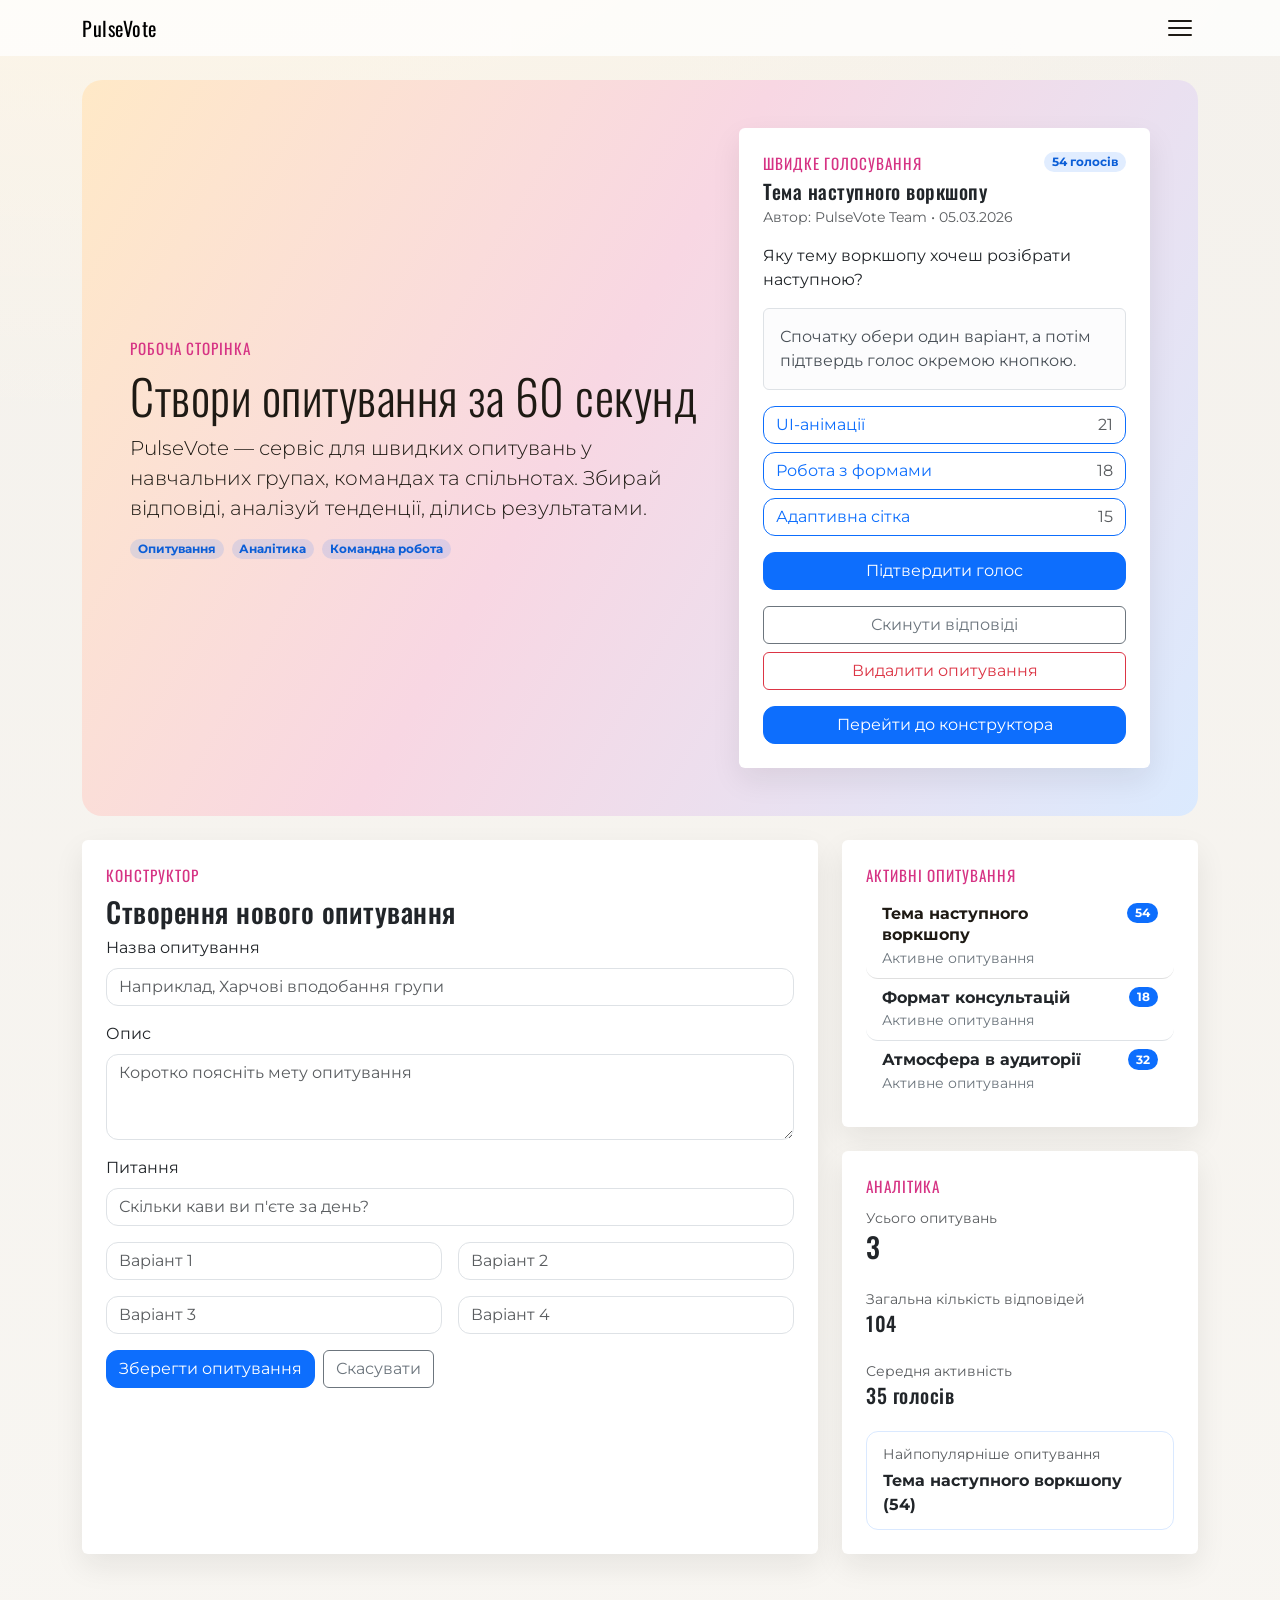
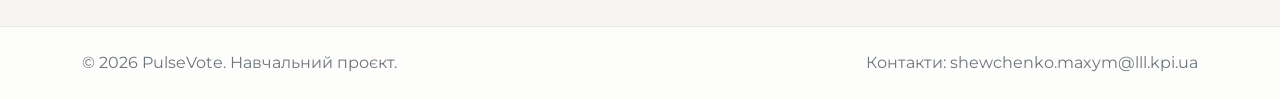
<file: index.html>
<!doctype html>
<html lang="uk">
<head>
  <meta charset="utf-8" />
  <meta name="viewport" content="width=device-width, initial-scale=1" />
  <title>PulseVote — Опитування</title>
  <link rel="preconnect" href="https://fonts.googleapis.com" />
  <link rel="preconnect" href="https://fonts.gstatic.com" crossorigin />
  <link href="https://fonts.googleapis.com/css2?family=Montserrat:wght@300;400;600&family=Oswald:wght@500;700&display=swap" rel="stylesheet" />
  <link href="https://cdn.jsdelivr.net/npm/bootstrap@5.3.2/dist/css/bootstrap.min.css" rel="stylesheet" />
  <link rel="stylesheet" href="styles.css" />
  </head>
<body>
  <nav class="navbar navbar-light bg-white bg-opacity-75 sticky-top">
    <div class="container">
      <a class="navbar-brand brand-title" href="index.html">PulseVote</a>
      <button class="nav-toggle" type="button" aria-label="Відкрити меню" aria-controls="site-menu" aria-expanded="false" data-nav-toggle>
        <span class="nav-toggle-box" aria-hidden="true">
          <span class="nav-toggle-bar"></span>
          <span class="nav-toggle-bar"></span>
          <span class="nav-toggle-bar"></span>
        </span>
      </button>
      <div class="site-nav" id="site-menu" data-nav-menu>
        <ul class="navbar-nav ms-auto site-nav-list">
          <li class="nav-item"><a class="nav-link active" href="index.html">Опитування</a></li>
          <li class="nav-item"><a class="nav-link" href="about.html">Про додаток</a></li>
          <li class="nav-item"><a class="nav-link" href="profile.html">Профіль</a></li>
          <li class="nav-item"><a class="nav-link" href="login.html">Вхід</a></li>
          <li class="nav-item"><a class="nav-link" href="register.html">Реєстрація</a></li>
          </ul>
      </div>
    </div>
  </nav>

  <main class="container py-4">
    <section class="hero p-4 p-md-5 mb-4">
      <div class="row g-4 align-items-center">
        <div class="col-lg-7">
          <p class="section-title mb-2">Робоча сторінка</p>
          <h1 class="brand-title display-5">Створи опитування за 60 секунд</h1>
          <p class="lead">PulseVote — сервіс для швидких опитувань у навчальних групах, командах та спільнотах. Збирай відповіді, аналізуй тенденції, ділись результатами.</p>
          <div class="d-flex flex-wrap gap-2">
            <span class="badge rounded-pill badge-soft">Опитування</span>
            <span class="badge rounded-pill badge-soft">Аналітика</span>
            <span class="badge rounded-pill badge-soft">Командна робота</span>
            </div>
        </div>

        <div class="col-lg-5">
          <div class="card p-4">
            <div class="d-flex justify-content-between align-items-start gap-3 mb-3">
              <div>
                <p class="section-title mb-1">Швидке голосування</p>
                <h5 class="brand-title mb-1" data-poll-card-title>Немає вибраного опитування</h5>
                <p class="text-muted small mb-0" data-poll-card-meta>Створи нове опитування в конструкторі.</p>
              </div>
              <span class="badge rounded-pill badge-soft" data-poll-card-responses>0 голосів</span>
            </div>
            <p class="mb-3" data-poll-card-question>Після створення опитування тут з'явиться блок для голосування.</p>
            <div class="alert mb-3" hidden data-poll-vote-state></div>
            <div class="d-grid gap-2 mb-3" data-poll-card-options></div>
            <button class="btn btn-primary w-100 mb-3" type="button" data-poll-confirm disabled>Підтвердити голос</button>
            <div class="d-grid gap-2 mb-3">
              <button class="btn btn-outline-secondary w-100" type="button" data-poll-reset-responses disabled>Скинути відповіді</button>
              <button class="btn btn-outline-danger w-100" type="button" data-poll-delete disabled>Видалити опитування</button>
            </div>
            <div class="alert alert-light border mb-3" data-poll-card-empty>Обери опитування зі списку праворуч або створи власне.</div>
            <button class="btn btn-primary w-100" type="button" data-poll-card-create>Перейти до конструктора</button>
            </div>
        </div>
      </div>
    </section>

    <section class="row g-4">
      <div class="col-lg-8">
        <div class="card p-4 h-100">
          <p class="section-title mb-2">Конструктор</p>
          <h3 class="brand-title">Створення нового опитування</h3>
          <form data-poll-form>
            <div class="mb-3">
              <label class="form-label">Назва опитування</label>
              <input class="form-control" name="title" placeholder="Наприклад, Харчові вподобання групи" />
              </div>

            <div class="mb-3">
              <label class="form-label">Опис</label>
              <textarea class="form-control" name="description" rows="3" placeholder="Коротко поясніть мету опитування"></textarea>
              </div>

            <div class="mb-3">
              <label class="form-label">Питання</label>
              <input class="form-control" name="question" placeholder="Скільки кави ви п'єте за день?" />
              </div>

            <div class="row g-3 mb-3">
              <div class="col-md-6"><input class="form-control" name="option1" placeholder="Варіант 1" /></div>
              <div class="col-md-6"><input class="form-control" name="option2" placeholder="Варіант 2" /></div>
              <div class="col-md-6"><input class="form-control" name="option3" placeholder="Варіант 3" /></div>
              <div class="col-md-6"><input class="form-control" name="option4" placeholder="Варіант 4" /></div>
              </div>

            <div class="d-flex flex-wrap gap-2">
              <button class="btn btn-primary" type="submit">Зберегти опитування</button>
              <button class="btn btn-outline-secondary" type="reset">Скасувати</button>
              </div>
            <div class="alert mt-3 mb-0" hidden data-poll-message></div>
          </form>
        </div>
      </div>

      <div class="col-lg-4">
        <div class="card p-4 mb-4">
          <p class="section-title mb-2">Активні опитування</p>
          <ul class="list-group list-group-flush" data-poll-list>
            </ul>
        </div>

        <div class="card p-4">
          <p class="section-title mb-2">Аналітика</p>
          <div class="mb-3">
            <small class="text-muted">Усього опитувань</small>
            <h3 class="brand-title" data-analytics-total-polls>0</h3>
          </div>
          <div class="mb-3">
            <small class="text-muted">Загальна кількість відповідей</small>
            <h5 class="brand-title" data-analytics-total-responses>0</h5>
          </div>
          <div class="mb-3">
            <small class="text-muted">Середня активність</small>
            <h5 class="brand-title" data-analytics-average>0 голосів</h5>
          </div>
          <div class="poll-option">
            <small class="text-muted d-block mb-1">Найпопулярніше опитування</small>
            <strong data-analytics-top>Ще немає даних</strong>
          </div>
        </div>
      </div>
    </section>
  </main>

  <footer class="footer py-4 mt-5 bg-white bg-opacity-75">
    <div class="container d-flex flex-wrap justify-content-between align-items-center gap-2">
      <span>© 2026 PulseVote. Навчальний проєкт.</span>
      <span>Контакти: shewchenko.maxym@lll.kpi.ua</span>
      </div>
  </footer>
  <script src="js/menu.js"></script>
  <script src="js/core/storage.js"></script>
  <script src="js/views/helpers.js"></script>
  <script src="js/models/user-model.js"></script>
  <script src="js/models/poll-model.js"></script>
  <script src="js/views/poll-view.js"></script>
  <script src="js/controllers/poll-controller.js"></script>
</body>
</html>
</file>
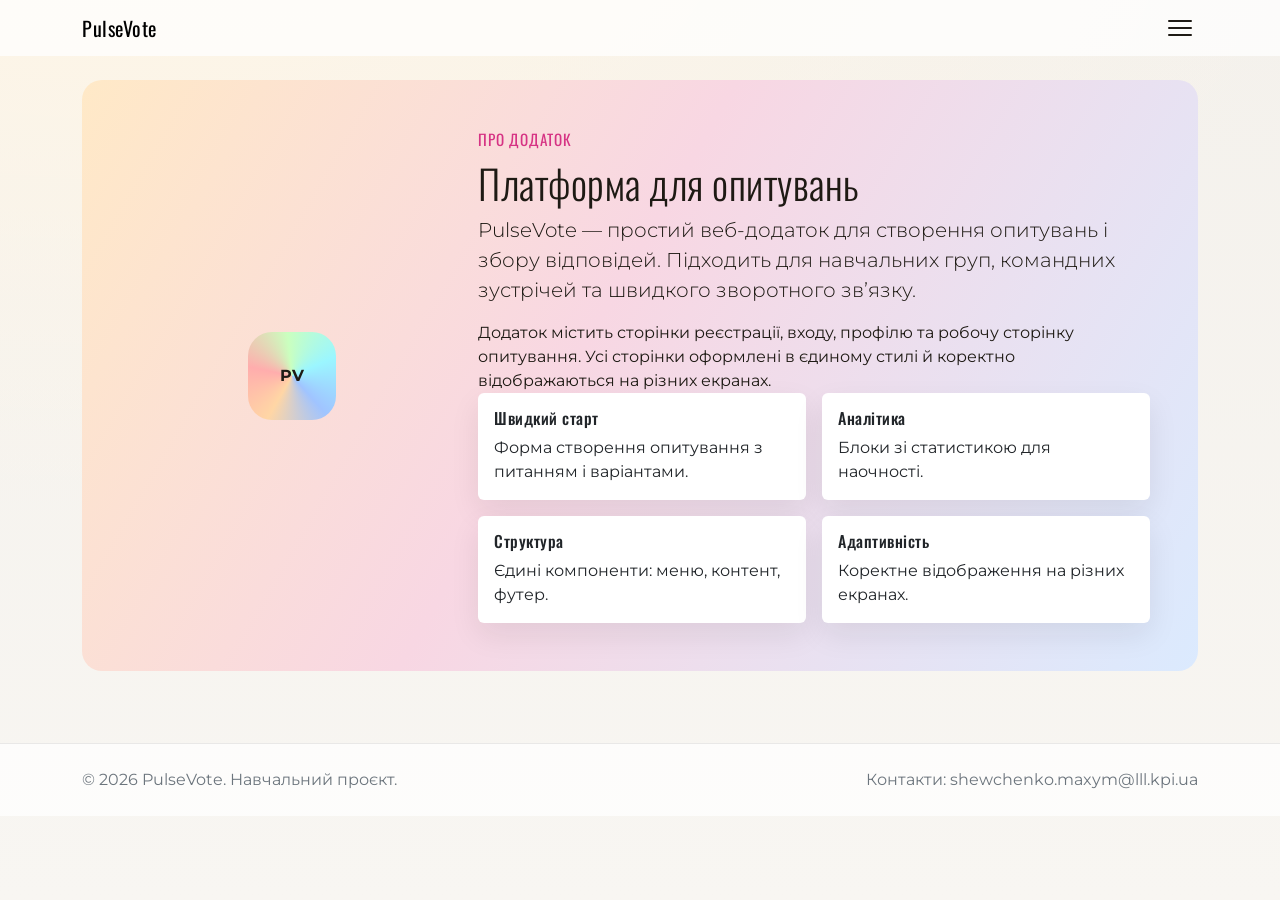
<file: about.html>
<!doctype html>
<html lang="uk">
<head>
  <meta charset="utf-8" />
  <meta name="viewport" content="width=device-width, initial-scale=1" />
  <title>PulseVote — Про додаток</title>
  <link rel="preconnect" href="https://fonts.googleapis.com" />
  <link rel="preconnect" href="https://fonts.gstatic.com" crossorigin />
  <link href="https://fonts.googleapis.com/css2?family=Montserrat:wght@300;400;600&family=Oswald:wght@500;700&display=swap" rel="stylesheet" />
  <link href="https://cdn.jsdelivr.net/npm/bootstrap@5.3.2/dist/css/bootstrap.min.css" rel="stylesheet" />
  <link rel="stylesheet" href="styles.css" />
  </head>
<body>
  <nav class="navbar navbar-light bg-white bg-opacity-75 sticky-top">
    <div class="container">
      <a class="navbar-brand brand-title" href="index.html">PulseVote</a>
      <button class="nav-toggle" type="button" aria-label="Відкрити меню" aria-controls="site-menu" aria-expanded="false" data-nav-toggle>
        <span class="nav-toggle-box" aria-hidden="true">
          <span class="nav-toggle-bar"></span>
          <span class="nav-toggle-bar"></span>
          <span class="nav-toggle-bar"></span>
        </span>
      </button>
      <div class="site-nav" id="site-menu" data-nav-menu>
        <ul class="navbar-nav ms-auto site-nav-list">
          <li class="nav-item"><a class="nav-link" href="index.html">Опитування</a></li>
          <li class="nav-item"><a class="nav-link active" href="about.html">Про додаток</a></li>
          <li class="nav-item"><a class="nav-link" href="profile.html">Профіль</a></li>
          <li class="nav-item"><a class="nav-link" href="login.html">Вхід</a></li>
          <li class="nav-item"><a class="nav-link" href="register.html">Реєстрація</a></li>
          </ul>
      </div>
    </div>
  </nav>

  <main class="container py-4">
    <section class="hero p-4 p-md-5">
      <div class="row g-4 align-items-center">
        <div class="col-md-4 d-flex justify-content-center">
          <div class="logo-mark">PV</div>
          </div>
        <div class="col-md-8">
          <p class="section-title mb-2">Про додаток</p>
          <h1 class="brand-title display-6">Платформа для опитувань</h1>
          <p class="lead">PulseVote — простий веб‑додаток для створення опитувань і збору відповідей. Підходить для навчальних груп, командних зустрічей та швидкого зворотного зв’язку.</p>
          <p class="mb-0">Додаток містить сторінки реєстрації, входу, профілю та робочу сторінку опитування. Усі сторінки оформлені в єдиному стилі й коректно відображаються на різних екранах.</p>
          <div class="row g-3">
            <div class="col-sm-6">
              <div class="card p-3 h-100">
                <h6 class="brand-title">Швидкий старт</h6>
                <p class="mb-0">Форма створення опитування з питанням і варіантами.</p>
              </div>
            </div>
            <div class="col-sm-6">
              <div class="card p-3 h-100">
                <h6 class="brand-title">Аналітика</h6>
                <p class="mb-0">Блоки зі статистикою для наочності.</p>
              </div>
            </div>
            <div class="col-sm-6">
              <div class="card p-3 h-100">
                <h6 class="brand-title">Структура</h6>
                <p class="mb-0">Єдині компоненти: меню, контент, футер.</p>
              </div>
            </div>
            <div class="col-sm-6">
              <div class="card p-3 h-100">
                <h6 class="brand-title">Адаптивність</h6>
                <p class="mb-0">Коректне відображення на різних екранах.</p>
              </div>
            </div>
          </div>
        </div>
      </div>
    </section>
  </main>

  <footer class="footer py-4 mt-5 bg-white bg-opacity-75">
    <div class="container d-flex flex-wrap justify-content-between align-items-center gap-2">
      <span>© 2026 PulseVote. Навчальний проєкт.</span>
      <span>Контакти: shewchenko.maxym@lll.kpi.ua</span>
      </div>
  </footer>
  <script src="js/menu.js"></script>
</body>
</html>
</file>
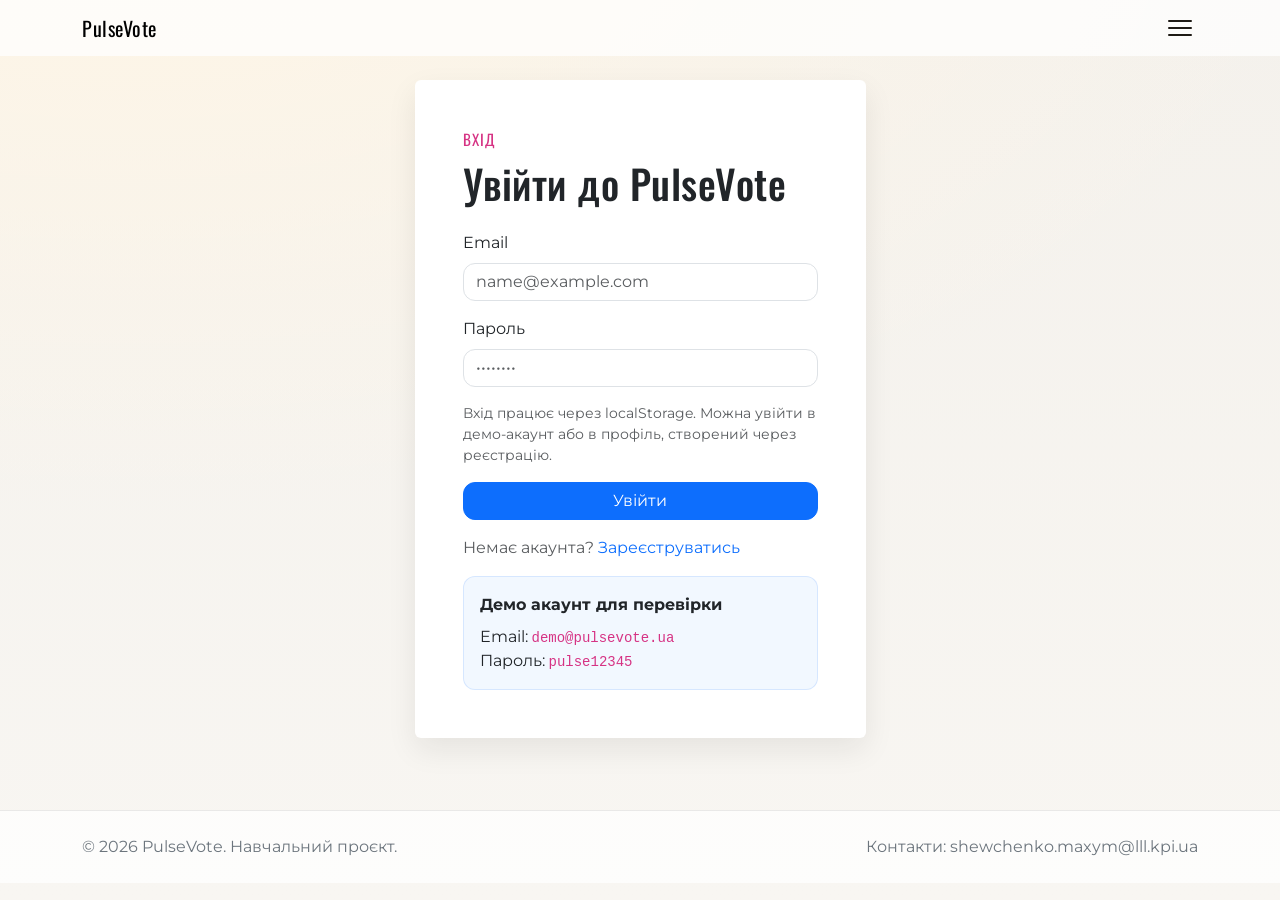
<file: login.html>
<!doctype html>
<html lang="uk">
<head>
  <meta charset="utf-8" />
  <meta name="viewport" content="width=device-width, initial-scale=1" />
  <title>PulseVote — Вхід</title>
  <link rel="preconnect" href="https://fonts.googleapis.com" />
  <link rel="preconnect" href="https://fonts.gstatic.com" crossorigin />
  <link href="https://fonts.googleapis.com/css2?family=Montserrat:wght@300;400;600&family=Oswald:wght@500;700&display=swap" rel="stylesheet" />
  <link href="https://cdn.jsdelivr.net/npm/bootstrap@5.3.2/dist/css/bootstrap.min.css" rel="stylesheet" />
  <link rel="stylesheet" href="styles.css" />
  </head>
<body>
  <nav class="navbar navbar-light bg-white bg-opacity-75 sticky-top">
    <div class="container">
      <a class="navbar-brand brand-title" href="index.html">PulseVote</a>
      <button class="nav-toggle" type="button" aria-label="Відкрити меню" aria-controls="site-menu" aria-expanded="false" data-nav-toggle>
        <span class="nav-toggle-box" aria-hidden="true">
          <span class="nav-toggle-bar"></span>
          <span class="nav-toggle-bar"></span>
          <span class="nav-toggle-bar"></span>
        </span>
      </button>
      <div class="site-nav" id="site-menu" data-nav-menu>
        <ul class="navbar-nav ms-auto site-nav-list">
          <li class="nav-item"><a class="nav-link" href="index.html">Опитування</a></li>
          <li class="nav-item"><a class="nav-link" href="about.html">Про додаток</a></li>
          <li class="nav-item"><a class="nav-link" href="profile.html">Профіль</a></li>
          <li class="nav-item"><a class="nav-link active" href="login.html">Вхід</a></li>
          <li class="nav-item"><a class="nav-link" href="register.html">Реєстрація</a></li>
        </ul>
      </div>
    </div>
  </nav>

  <main class="container py-4">
    <div class="row justify-content-center">
      <div class="col-md-6 col-lg-5">
        <div class="card p-4 p-md-5">
          <p class="section-title mb-2">Вхід</p>
          <h1 class="brand-title mb-4">Увійти до PulseVote</h1>
          <form data-login-form>
            <div class="mb-3">
              <label class="form-label">Email</label>
              <input type="email" class="form-control" name="email" placeholder="name@example.com" />
              </div>
            <div class="mb-3">
              <label class="form-label">Пароль</label>
              <input type="password" class="form-control" name="password" placeholder="••••••••" />
              </div>
            <p class="text-muted small mb-3">Вхід працює через localStorage. Можна увійти в демо-акаунт або в профіль, створений через реєстрацію.</p>
            <button class="btn btn-primary w-100" type="submit">Увійти</button>
            <p class="text-muted mt-3 mb-0">Немає акаунта? <a href="register.html">Зареєструватись</a></p>
            <div class="alert mt-3 mb-0" hidden data-login-message></div>
          </form>
          <div class="auth-hint p-3 mt-3" data-demo-hint></div>
        </div>
      </div>
    </div>
  </main>

  <footer class="footer py-4 mt-5 bg-white bg-opacity-75">
    <div class="container d-flex flex-wrap justify-content-between align-items-center gap-2">
      <span>© 2026 PulseVote. Навчальний проєкт.</span>
      <span>Контакти: shewchenko.maxym@lll.kpi.ua</span>
    </div>
  </footer>
  <script src="js/menu.js"></script>
  <script src="js/core/storage.js"></script>
  <script src="js/views/helpers.js"></script>
  <script src="js/models/user-model.js"></script>
  <script src="js/views/auth-view.js"></script>
  <script src="js/controllers/login-controller.js"></script>
</body>
</html>
</file>
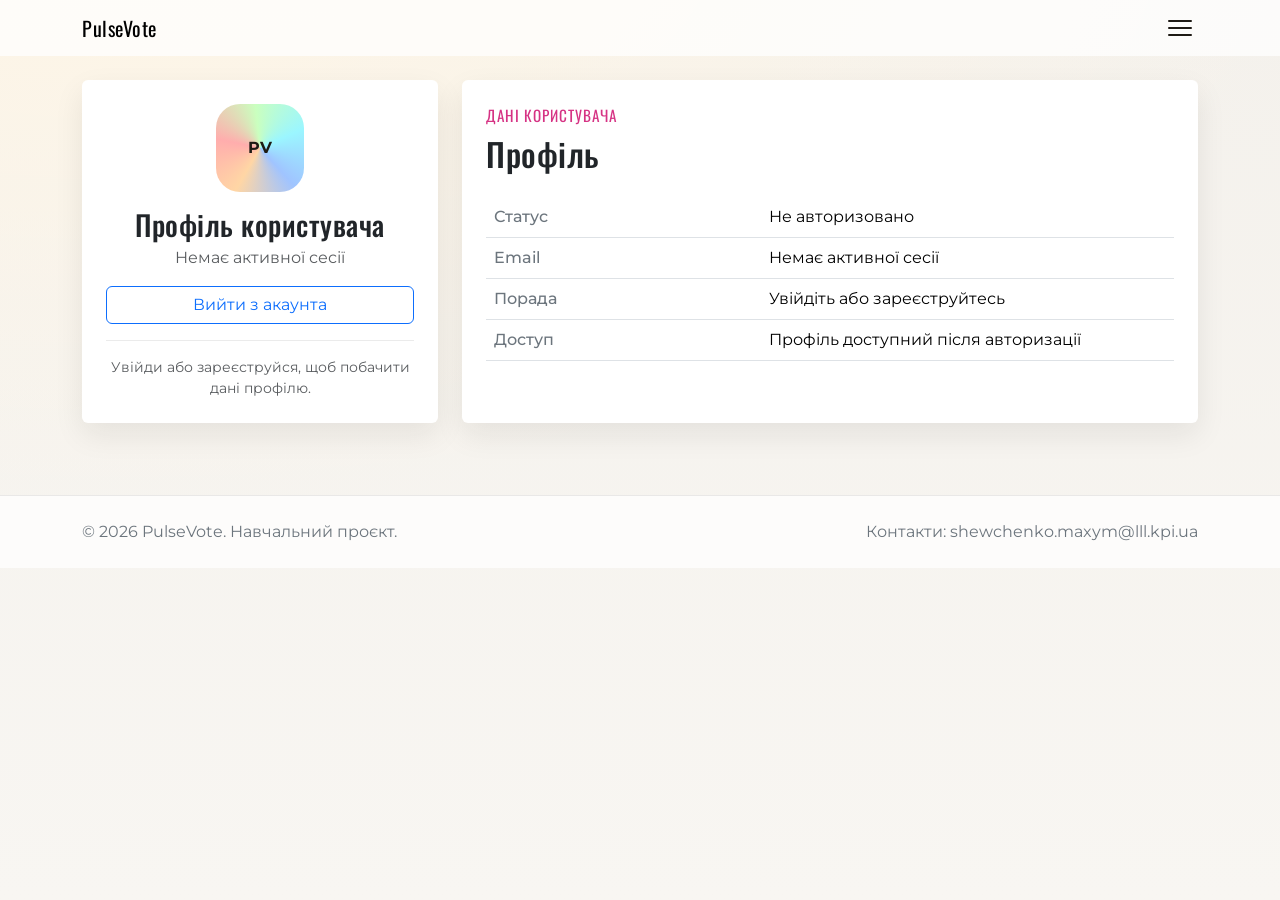
<file: profile.html>
<!doctype html>
<html lang="uk">
<head>
  <meta charset="utf-8" />
  <meta name="viewport" content="width=device-width, initial-scale=1" />
  <title>PulseVote — Профіль</title>
  <link rel="preconnect" href="https://fonts.googleapis.com" />
  <link rel="preconnect" href="https://fonts.gstatic.com" crossorigin />
  <link href="https://fonts.googleapis.com/css2?family=Montserrat:wght@300;400;600&family=Oswald:wght@500;700&display=swap" rel="stylesheet" />
  <link href="https://cdn.jsdelivr.net/npm/bootstrap@5.3.2/dist/css/bootstrap.min.css" rel="stylesheet" />
  <link rel="stylesheet" href="styles.css" />
  </head>
<body>
  <nav class="navbar navbar-light bg-white bg-opacity-75 sticky-top">
    <div class="container">
      <a class="navbar-brand brand-title" href="index.html">PulseVote</a>
      <button class="nav-toggle" type="button" aria-label="Відкрити меню" aria-controls="site-menu" aria-expanded="false" data-nav-toggle>
        <span class="nav-toggle-box" aria-hidden="true">
          <span class="nav-toggle-bar"></span>
          <span class="nav-toggle-bar"></span>
          <span class="nav-toggle-bar"></span>
        </span>
      </button>
      <div class="site-nav" id="site-menu" data-nav-menu>
        <ul class="navbar-nav ms-auto site-nav-list">
          <li class="nav-item"><a class="nav-link" href="index.html">Опитування</a></li>
          <li class="nav-item"><a class="nav-link" href="about.html">Про додаток</a></li>
          <li class="nav-item"><a class="nav-link active" href="profile.html">Профіль</a></li>
          <li class="nav-item"><a class="nav-link" href="login.html">Вхід</a></li>
          <li class="nav-item"><a class="nav-link" href="register.html">Реєстрація</a></li>
        </ul>
      </div>
    </div>
  </nav>

  <main class="container py-4">
    <section class="row g-4">
      <div class="col-lg-4">
        <div class="card p-4 text-center h-100">
          <div class="logo-mark mx-auto mb-3" data-profile-initials>PV</div>
          <h3 class="brand-title mb-1" data-profile-name>Профіль користувача</h3>
          <p class="text-muted mb-3" data-profile-role>Немає активної сесії</p>
          <button class="btn btn-outline-primary w-100" type="button" data-profile-logout>Вийти з акаунта</button>
          <p class="text-muted small mt-3 mb-0 profile-summary-meta pt-3" data-profile-note>Дані профілю з'являться після входу або реєстрації.</p>
        </div>
      </div>

      <div class="col-lg-8">
        <div class="card p-4 h-100">
          <p class="section-title mb-2">Дані користувача</p>
          <h2 class="brand-title mb-4">Профіль</h2>
          <div class="table-responsive">
            <table class="table table-profile">
              <tbody data-profile-table></tbody>
            </table>
          </div>
        </div>
      </div>
    </section>
  </main>

  <footer class="footer py-4 mt-5 bg-white bg-opacity-75">
    <div class="container d-flex flex-wrap justify-content-between align-items-center gap-2">
      <span>© 2026 PulseVote. Навчальний проєкт.</span>
      <span>Контакти: shewchenko.maxym@lll.kpi.ua</span>
    </div>
  </footer>
  <script src="js/menu.js"></script>
  <script src="js/core/storage.js"></script>
  <script src="js/views/helpers.js"></script>
  <script src="js/models/user-model.js"></script>
  <script src="js/views/profile-view.js"></script>
  <script src="js/controllers/profile-controller.js"></script>
</body>
</html>
</file>
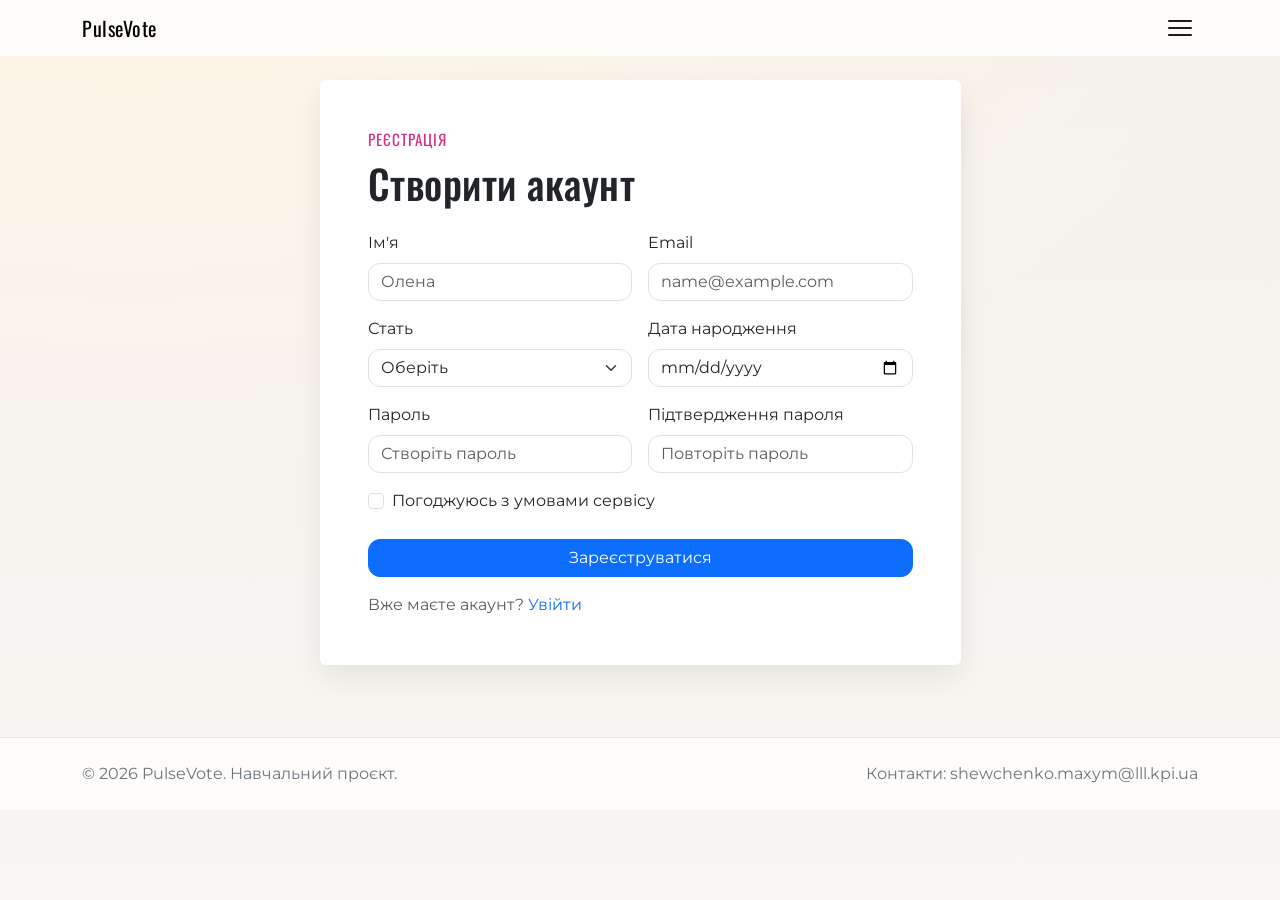
<file: register.html>
<!doctype html>
<html lang="uk">
<head>
  <meta charset="utf-8" />
  <meta name="viewport" content="width=device-width, initial-scale=1" />
  <title>PulseVote — Реєстрація</title>
  <link rel="preconnect" href="https://fonts.googleapis.com" />
  <link rel="preconnect" href="https://fonts.gstatic.com" crossorigin />
  <link href="https://fonts.googleapis.com/css2?family=Montserrat:wght@300;400;600&family=Oswald:wght@500;700&display=swap" rel="stylesheet" />
  <link href="https://cdn.jsdelivr.net/npm/bootstrap@5.3.2/dist/css/bootstrap.min.css" rel="stylesheet" />
  <link rel="stylesheet" href="styles.css" />
  </head>
<body>
  <nav class="navbar navbar-light bg-white bg-opacity-75 sticky-top">
    <div class="container">
      <a class="navbar-brand brand-title" href="index.html">PulseVote</a>
      <button class="nav-toggle" type="button" aria-label="Відкрити меню" aria-controls="site-menu" aria-expanded="false" data-nav-toggle>
        <span class="nav-toggle-box" aria-hidden="true">
          <span class="nav-toggle-bar"></span>
          <span class="nav-toggle-bar"></span>
          <span class="nav-toggle-bar"></span>
        </span>
      </button>
      <div class="site-nav" id="site-menu" data-nav-menu>
        <ul class="navbar-nav ms-auto site-nav-list">
          <li class="nav-item"><a class="nav-link" href="index.html">Опитування</a></li>
          <li class="nav-item"><a class="nav-link" href="about.html">Про додаток</a></li>
          <li class="nav-item"><a class="nav-link" href="profile.html">Профіль</a></li>
          <li class="nav-item"><a class="nav-link" href="login.html">Вхід</a></li>
          <li class="nav-item"><a class="nav-link active" href="register.html">Реєстрація</a></li>
          </ul>
      </div>
    </div>
  </nav>

  <main class="container py-4">
    <div class="row justify-content-center">
      <div class="col-lg-7">
        <div class="card p-4 p-md-5">
          <p class="section-title mb-2">Реєстрація</p>
          <h1 class="brand-title mb-4">Створити акаунт</h1>
          <form data-register-form>
            <div class="row g-3">
              <div class="col-md-6">
                <label class="form-label">Ім'я</label>
                <input type="text" class="form-control" name="name" placeholder="Олена" />
                </div>
              <div class="col-md-6">
                <label class="form-label">Email</label>
                <input type="email" class="form-control" name="email" placeholder="name@example.com" />
                </div>
              <div class="col-md-6">
                <label class="form-label">Стать</label>
                <select class="form-select" name="gender">
                  <option value="">Оберіть</option>
                  <option>Жіноча</option>
                  <option>Чоловіча</option>
                  <option>Інша</option>
                </select>
              </div>
              <div class="col-md-6">
                <label class="form-label">Дата народження</label>
                <input type="date" class="form-control" name="birthDate" />
                </div>
              <div class="col-md-6">
                <label class="form-label">Пароль</label>
                <input type="password" class="form-control" name="password" placeholder="Створіть пароль" />
                </div>
              <div class="col-md-6">
                <label class="form-label">Підтвердження пароля</label>
                <input type="password" class="form-control" name="confirmPassword" placeholder="Повторіть пароль" />
                </div>
            </div>

            <div class="form-check mt-3">
              <input class="form-check-input" type="checkbox" id="policy" name="policy" />
              <label class="form-check-label" for="policy">Погоджуюсь з умовами сервісу</label>
              </div>

            <button class="btn btn-primary w-100 mt-4" type="submit">Зареєструватися</button>
            <p class="text-muted mt-3 mb-0">Вже маєте акаунт? <a href="login.html">Увійти</a></p>
            <div class="alert mt-3 mb-0" hidden data-register-message></div>
          </form>
        </div>
      </div>
    </div>
  </main>

  <footer class="footer py-4 mt-5 bg-white bg-opacity-75">
    <div class="container d-flex flex-wrap justify-content-between align-items-center gap-2">
      <span>© 2026 PulseVote. Навчальний проєкт.</span>
      <span>Контакти: shewchenko.maxym@lll.kpi.ua</span>
    </div>
  </footer>
  <script src="js/menu.js"></script>
  <script src="js/core/storage.js"></script>
  <script src="js/views/helpers.js"></script>
  <script src="js/models/user-model.js"></script>
  <script src="js/views/auth-view.js"></script>
  <script src="js/controllers/register-controller.js"></script>
</body>
</html>
</file>
<file: styles.css>
:root {
  --ink: #1e1a14;
  --accent-2: #d63384;
  --muted: #6c757d;
}

body {
  font-family: "Montserrat", system-ui, -apple-system, sans-serif;
  background: radial-gradient(1200px 600px at 10% -10%, #fff6e6, transparent),
    linear-gradient(180deg, #f4f1ec 0%, #f8f6f2 100%);
  color: var(--ink);
  min-height: 100vh;
}

*,
*::before,
*::after {
  scroll-behavior: auto !important;
}

a {
  color: #0d6efd;
  text-decoration: none;
}

a:hover,
a:focus {
  color: #0d6efd;
  text-decoration: none;
}

.nav-link:hover,
.nav-link:focus {
  color: #000;
  background-color: rgba(13, 110, 253, 0.08);
  border-radius: 0.6rem;
}

.nav-link.active,
.nav-link.active:hover,
.nav-link.active:focus {
  color: #000;
}

.navbar .nav-link {
  color: #000;
}

.navbar .container {
  position: relative;
  flex-wrap: nowrap;
  align-items: center;
}

.site-nav {
  position: absolute;
  top: calc(100% + 0.5rem);
  right: 0;
  width: min(320px, calc(100vw - 1.5rem));
  margin-top: 0;
  padding: 0.9rem 1rem;
  border: 1px solid rgba(0, 0, 0, 0.08);
  border-radius: 1rem;
  background: rgba(255, 255, 255, 0.96);
  box-shadow: 0 16px 32px rgba(30, 26, 20, 0.12);
  z-index: 1030;
  display: none;
}

.site-nav-list {
  display: flex;
  flex-direction: column;
  gap: 0.25rem;
  margin: 0;
}

.nav-toggle {
  display: inline-flex;
  align-items: center;
  justify-content: center;
  border: 0;
  background: transparent;
  padding: 0.35rem;
  border-radius: 0.75rem;
}

.nav-toggle:focus {
  outline: none;
  box-shadow: none;
}

.nav-toggle-box {
  display: grid;
  gap: 5px;
}

.nav-toggle-bar {
  width: 24px;
  height: 2px;
  border-radius: 999px;
  background: #1e1a14;
}

.nav-toggle:hover,
.nav-toggle:focus-visible {
  background: rgba(13, 110, 253, 0.08);
}

.site-nav.is-open {
  display: block;
}

.nav-link {
  display: block;
  padding-top: 0.55rem;
  padding-bottom: 0.55rem;
}

.btn:hover,
.btn:focus,
.btn:active {
  box-shadow: none !important;
}

a,
button,
.btn,
.nav-link,
.card,
.poll-option,
.poll-list-item,
.poll-vote-button,
.form-control,
.form-select,
.nav-toggle {
  transition: color 0.2s ease, background-color 0.2s ease, border-color 0.2s ease,
    box-shadow 0.2s ease, transform 0.2s ease;
}

.btn-check:active + .btn,
.btn-check:checked + .btn,
.btn.active,
.btn.show {
  box-shadow: none !important;
}

.btn,
.btn:active,
.btn:focus,
.btn:visited {
  filter: none !important;
  background-image: none !important;
  opacity: 1 !important;
}

.btn:active,
.btn:focus {
  outline: none !important;
}

button,
a,
.btn {
  -webkit-tap-highlight-color: transparent;
}

.form-control:focus,
.form-select:focus,
.form-check-input:focus {
  box-shadow: none !important;
}

.btn-primary:hover,
.btn-primary:focus {
  background-color: #0b5ed7;
  border-color: #0b5ed7;
  transform: translateY(-1px);
}

.btn-primary:active,
.btn-primary.active,
.btn-primary.show {
  background-color: var(--bs-primary) !important;
  border-color: var(--bs-primary) !important;
  color: #fff !important;
}

.btn-outline-primary:hover,
.btn-outline-primary:focus {
  color: #0d6efd;
  background-color: rgba(13, 110, 253, 0.08);
  border-color: #0d6efd;
  transform: translateY(-1px);
}

.btn-outline-primary:active,
.btn-outline-primary.active,
.btn-outline-primary.show {
  color: #0d6efd !important;
  background-color: transparent !important;
  border-color: #0d6efd !important;
}

.btn-outline-secondary:hover,
.btn-outline-secondary:focus {
  color: #6c757d;
  background-color: rgba(108, 117, 125, 0.08);
  border-color: #6c757d;
  transform: translateY(-1px);
}

.btn-outline-secondary:active,
.btn-outline-secondary.active,
.btn-outline-secondary.show {
  color: #6c757d !important;
  background-color: transparent !important;
  border-color: #6c757d !important;
}

.btn-outline-danger:hover,
.btn-outline-danger:focus {
  color: #dc3545;
  background-color: rgba(220, 53, 69, 0.08);
  border-color: #dc3545;
  transform: translateY(-1px);
}

.btn-outline-danger:active,
.btn-outline-danger.active,
.btn-outline-danger.show {
  color: #dc3545 !important;
  background-color: transparent !important;
  border-color: #dc3545 !important;
}

.btn {
  -webkit-appearance: none;
  appearance: none;
}

.list-group-item:hover,
.list-group-item:focus {
  background-color: transparent;
  color: inherit;
}

.brand-title {
  font-family: "Oswald", system-ui, sans-serif;
  letter-spacing: 0.5px;
}

.hero {
  background: linear-gradient(120deg, #ffe9c7 0%, #f8d7e3 45%, #dbeafe 100%);
  border-radius: 1.25rem;
}

.card {
  border: 0;
  box-shadow: 0 12px 30px rgba(30, 26, 20, 0.08);
}

.card:hover {
  box-shadow: 0 16px 36px rgba(30, 26, 20, 0.12);
}

.section-title {
  font-family: "Oswald", system-ui, sans-serif;
  text-transform: uppercase;
  letter-spacing: 1px;
  font-size: 0.95rem;
  color: var(--accent-2);
}

.footer {
  border-top: 1px solid rgba(0, 0, 0, 0.08);
  color: var(--muted);
}

.badge-soft {
  background: rgba(13, 110, 253, 0.12);
  color: #0b5ed7;
}

.poll-option {
  border: 1px solid rgba(13, 110, 253, 0.15);
  border-radius: 0.75rem;
  padding: 0.75rem 1rem;
}

.poll-option:hover {
  border-color: rgba(13, 110, 253, 0.35);
  background: rgba(13, 110, 253, 0.04);
}

.poll-list-item {
  cursor: pointer;
  border-radius: 0.75rem !important;
  display: flex;
  justify-content: space-between;
  align-items: flex-start;
  gap: 0.75rem;
}

.poll-list-item.active {
  background: transparent;
  box-shadow: none;
  color: var(--ink) !important;
  border-color: rgba(0, 0, 0, 0.125) !important;
}

.poll-list-item:active,
.poll-list-item:focus,
.poll-list-item.active:active,
.poll-list-item.active:focus {
  color: var(--ink) !important;
}

.poll-list-item .text-muted,
.poll-list-item.active .text-muted {
  color: var(--muted) !important;
}

.poll-list-item .badge,
.poll-list-item.active .badge {
  color: #fff !important;
}

.poll-list-copy {
  min-width: 0;
  flex: 1 1 auto;
}

.poll-list-title {
  line-height: 1.35;
}

.poll-list-item:hover {
  background: rgba(13, 110, 253, 0.05);
  box-shadow: inset 0 0 0 1px rgba(13, 110, 253, 0.18);
}

.poll-vote-button {
  border-radius: 0.75rem;
}

.poll-vote-button:hover:not(:disabled),
.poll-vote-button:focus-visible:not(:disabled) {
  background: rgba(13, 110, 253, 0.08);
  border-color: rgba(13, 110, 253, 0.35);
}

.poll-vote-button:disabled {
  cursor: not-allowed;
  opacity: 1;
}

.poll-vote-button.active,
.poll-vote-button:disabled.active {
  color: #fff !important;
  background-color: var(--bs-primary) !important;
  border-color: var(--bs-primary) !important;
}

.table-profile th {
  width: 40%;
  color: var(--muted);
  font-weight: 500;
}

.logo-mark {
  width: 88px;
  height: 88px;
  border-radius: 24px;
  background: conic-gradient(from 210deg, #ffd6a5, #ffadad, #caffbf, #9bf6ff, #a0c4ff, #ffd6a5);
  display: grid;
  place-items: center;
  font-weight: 700;
  color: #1e1a14;
}

.form-control,
.form-select {
  border-radius: 0.75rem;
}

.form-control:hover,
.form-select:hover {
  border-color: rgba(13, 110, 253, 0.35);
}

.btn-primary {
  border-radius: 0.75rem;
}

.auth-hint {
  border: 1px solid rgba(13, 110, 253, 0.12);
  border-radius: 0.75rem;
  background: rgba(13, 110, 253, 0.05);
}

.profile-summary-meta {
  border-top: 1px solid rgba(0, 0, 0, 0.08);
}

@media (max-width: 767px) {
  .hero {
    padding: 1.5rem !important;
  }

  .navbar {
    overflow: visible;
  }

  .site-nav {
    left: 0.75rem;
    right: 0.75rem;
    width: auto;
    max-width: none;
  }

  .nav-link {
    padding-left: 0;
    padding-right: 0;
  }
}
</file>
